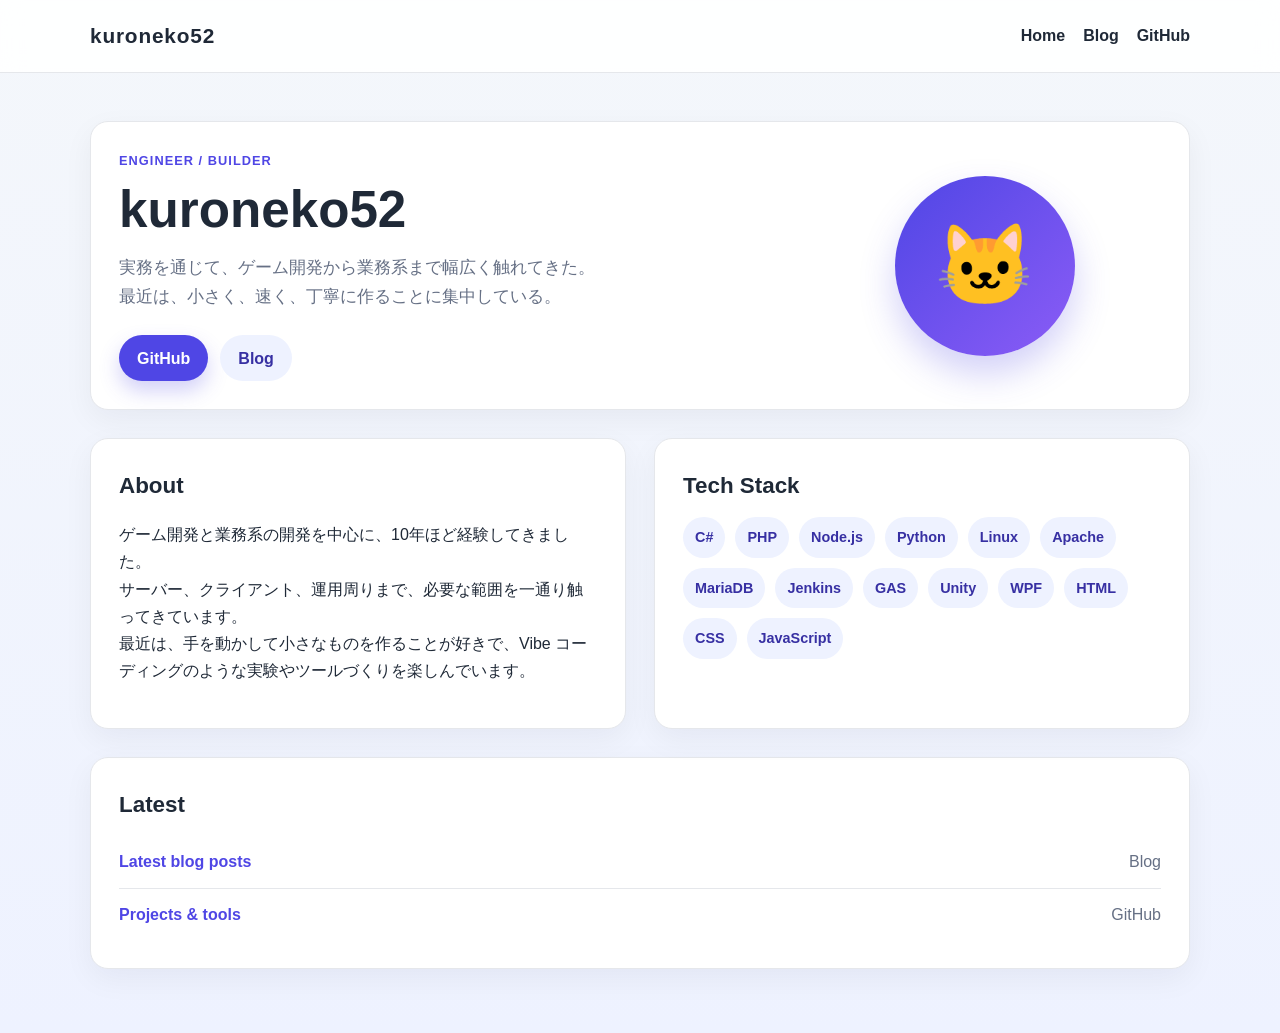
<file: index.html>
<!DOCTYPE html>
<html lang="ja">
<head>
  <meta charset="UTF-8" />
  <meta name="viewport" content="width=device-width, initial-scale=1.0" />
  <title>kuroneko52</title>
  <link rel="stylesheet" href="assets/css/styles.css" />
</head>
<body>
  <header class="site-header">
    <div class="container nav-wrap">
      <div class="brand">kuroneko52</div>
      <nav class="main-nav" aria-label="メインメニュー">
        <a href="index.html">Home</a>
        <a href="blog.html">Blog</a>
        <a href="https://github.com/kuroneko52">GitHub</a>
      </nav>
    </div>
  </header>

  <main class="container page-main">
    <section class="hero card">
      <div class="hero-text">
        <p class="eyebrow">Engineer / Builder</p>
        <h1>kuroneko52</h1>
        <p class="lead">
          実務を通じて、ゲーム開発から業務系まで幅広く触れてきた。<br />
          最近は、小さく、速く、丁寧に作ることに集中している。
        </p>
        <div class="cta-row">
          <a class="button primary" href="https://github.com/kuroneko52">GitHub</a>
          <a class="button secondary" href="blog.html">Blog</a>
        </div>
      </div>
      <div class="avatar-circle" aria-label="プロフィールアイコン">🐱</div>
    </section>

    <section class="sections-grid">
      <article class="card">
        <h2>About</h2>
        <p>
          ゲーム開発と業務系の開発を中心に、10年ほど経験してきました。<br />
          サーバー、クライアント、運用周りまで、必要な範囲を一通り触ってきています。<br />
          最近は、手を動かして小さなものを作ることが好きで、Vibe コーディングのような実験やツールづくりを楽しんでいます。
        </p>
      </article>

      <article class="card">
        <h2>Tech Stack</h2>
        <div class="tag-list">
          <span>C#</span>
          <span>PHP</span>
          <span>Node.js</span>
          <span>Python</span>
          <span>Linux</span>
          <span>Apache</span>
          <span>MariaDB</span>
          <span>Jenkins</span>
          <span>GAS</span>
          <span>Unity</span>
          <span>WPF</span>
          <span>HTML</span>
          <span>CSS</span>
          <span>JavaScript</span>
        </div>
      </article>
    </section>

    <section class="card latest-posts">
      <h2>Latest</h2>
      <ul class="post-list">
        <li>
          <a href="blog.html">Latest blog posts</a>
          <span>Blog</span>
        </li>
        <li>
          <a href="https://github.com/kuroneko52">Projects & tools</a>
          <span>GitHub</span>
        </li>
      </ul>
    </section>
  </main>
</body>
</html>
</file>
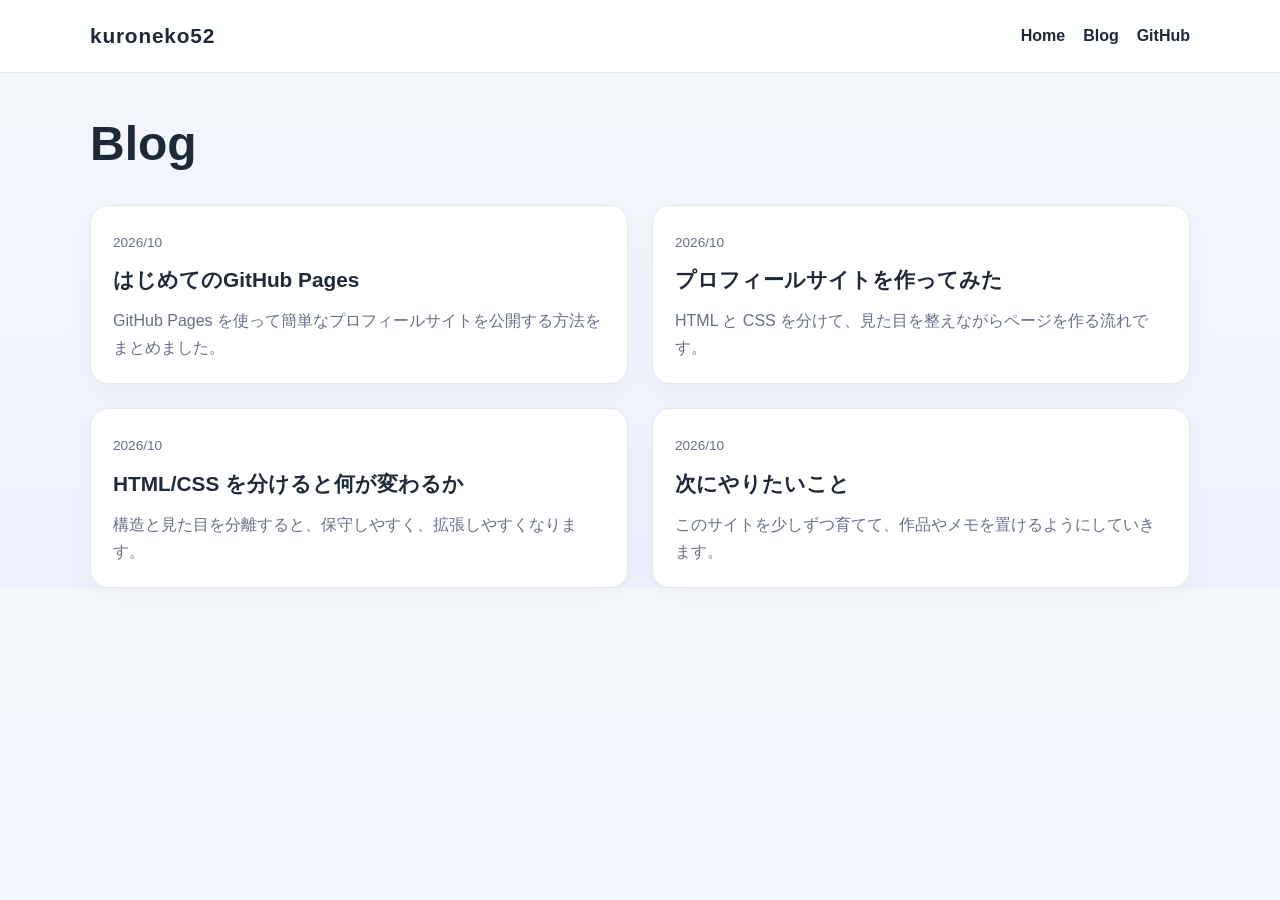
<file: blog.html>
<!DOCTYPE html>
<html lang="ja">
<head>
  <meta charset="UTF-8" />
  <meta name="viewport" content="width=device-width, initial-scale=1.0" />
  <title>Blog | kuroneko52</title>
  <link rel="stylesheet" href="assets/css/styles.css" />
</head>
<body>
  <header class="site-header">
    <div class="container nav-wrap">
      <div class="brand">kuroneko52</div>
      <nav class="main-nav" aria-label="メインメニュー">
        <a href="index.html">Home</a>
        <a href="blog.html">Blog</a>
        <a href="https://github.com/kuroneko52">GitHub</a>
      </nav>
    </div>
  </header>

  <main class="container blog-page">
    <h1 class="page-title">Blog</h1>

    <section class="blog-grid">
      <article class="blog-card">
        <span class="meta">2026/10</span>
        <h3>はじめてのGitHub Pages</h3>
        <p>GitHub Pages を使って簡単なプロフィールサイトを公開する方法をまとめました。</p>
      </article>

      <article class="blog-card">
        <span class="meta">2026/10</span>
        <h3>プロフィールサイトを作ってみた</h3>
        <p>HTML と CSS を分けて、見た目を整えながらページを作る流れです。</p>
      </article>

      <article class="blog-card">
        <span class="meta">2026/10</span>
        <h3>HTML/CSS を分けると何が変わるか</h3>
        <p>構造と見た目を分離すると、保守しやすく、拡張しやすくなります。</p>
      </article>

      <article class="blog-card">
        <span class="meta">2026/10</span>
        <h3>次にやりたいこと</h3>
        <p>このサイトを少しずつ育てて、作品やメモを置けるようにしていきます。</p>
      </article>
    </section>
  </main>
</body>
</html>
</file>
<file: assets/css/styles.css>
* {
  box-sizing: border-box;
}

:root {
  --bg: #f4f7fb;
  --card: #ffffff;
  --text: #1f2937;
  --muted: #667085;
  --primary: #4f46e5;
  --primary-dark: #3730a3;
  --border: #e5e7eb;
  --soft: #eef2ff;
}

html {
  scroll-behavior: smooth;
}

body {
  margin: 0;
  font-family: "Segoe UI", Tahoma, Geneva, Verdana, sans-serif;
  background: linear-gradient(180deg, #f4f7fb 0%, #eef2ff 100%);
  color: var(--text);
  line-height: 1.7;
}

img {
  max-width: 100%;
  display: block;
}

a {
  color: var(--primary);
  text-decoration: none;
}

.container {
  width: min(1100px, calc(100% - 32px));
  margin: 0 auto;
}

.site-header {
  position: sticky;
  top: 0;
  background: rgba(255, 255, 255, 0.9);
  border-bottom: 1px solid var(--border);
  backdrop-filter: blur(10px);
  z-index: 10;
}

.nav-wrap {
  display: flex;
  align-items: center;
  justify-content: space-between;
  min-height: 72px;
}

.brand {
  font-size: 1.3rem;
  font-weight: 700;
  letter-spacing: 0.04em;
}

.main-nav {
  display: flex;
  gap: 18px;
  flex-wrap: wrap;
}

.main-nav a {
  color: var(--text);
  font-weight: 600;
}

.page-main {
  padding: 48px 0 64px;
}

.card {
  background: var(--card);
  border: 1px solid var(--border);
  border-radius: 18px;
  box-shadow: 0 10px 30px rgba(15, 23, 42, 0.05);
  padding: 28px;
}

.hero {
  display: grid;
  grid-template-columns: 1.5fr 0.8fr;
  align-items: center;
  gap: 28px;
  margin-bottom: 28px;
}

.eyebrow {
  margin: 0 0 10px;
  color: var(--primary);
  font-size: 0.8rem;
  font-weight: 700;
  letter-spacing: 0.08em;
  text-transform: uppercase;
}

.hero h1 {
  margin: 0;
  font-size: clamp(2.2rem, 4vw, 4rem);
  line-height: 1.1;
}

.lead {
  margin: 16px 0 0;
  color: var(--muted);
  font-size: 1.05rem;
}

.cta-row {
  display: flex;
  flex-wrap: wrap;
  gap: 12px;
  margin-top: 24px;
}

.button {
  display: inline-flex;
  align-items: center;
  justify-content: center;
  min-height: 46px;
  padding: 0 18px;
  border-radius: 999px;
  font-weight: 700;
  transition: transform 0.2s ease, box-shadow 0.2s ease;
}

.button:hover {
  transform: translateY(-1px);
}

.button.primary {
  background: var(--primary);
  color: #fff;
  box-shadow: 0 10px 20px rgba(79, 70, 229, 0.25);
}

.button.secondary {
  background: var(--soft);
  color: var(--primary-dark);
}

.avatar-circle {
  width: 180px;
  height: 180px;
  margin: 0 auto;
  border-radius: 50%;
  background: linear-gradient(135deg, var(--primary) 0%, #8b5cf6 100%);
  display: flex;
  align-items: center;
  justify-content: center;
  font-size: 5rem;
  box-shadow: 0 18px 35px rgba(79, 70, 229, 0.25);
}

.sections-grid {
  display: grid;
  grid-template-columns: repeat(2, minmax(0, 1fr));
  gap: 28px;
  margin-bottom: 28px;
}

.card h2 {
  margin: 0 0 12px;
  font-size: 1.4rem;
}

.tag-list {
  display: flex;
  flex-wrap: wrap;
  gap: 10px;
}

.tag-list span {
  display: inline-block;
  background: var(--soft);
  color: var(--primary-dark);
  padding: 8px 12px;
  border-radius: 999px;
  font-size: 0.9rem;
  font-weight: 600;
}

.latest-posts {
  margin-top: 0;
}

.post-list {
  list-style: none;
  margin: 0;
  padding: 0;
}

.post-list li {
  display: flex;
  justify-content: space-between;
  gap: 16px;
  padding: 12px 0;
  border-bottom: 1px solid var(--border);
}

.post-list li:last-child {
  border-bottom: none;
}

.post-list a {
  font-weight: 600;
}

.post-list span {
  color: var(--muted);
  white-space: nowrap;
}

.blog-page {
  padding-top: 30px;
}

.page-title {
  margin: 0 0 20px;
  font-size: clamp(2rem, 5vw, 3rem);
}

.blog-grid {
  display: grid;
  grid-template-columns: repeat(2, minmax(0, 1fr));
  gap: 24px;
}

.blog-card {
  display: block;
  background: var(--card);
  border: 1px solid var(--border);
  border-radius: 18px;
  padding: 22px;
  box-shadow: 0 10px 30px rgba(15, 23, 42, 0.04);
}

.blog-card .meta {
  display: inline-block;
  color: var(--muted);
  font-size: 0.85rem;
  margin-bottom: 8px;
}

.blog-card h3 {
  margin: 0 0 10px;
  font-size: 1.3rem;
  color: var(--text);
}

.blog-card p {
  margin: 0;
  color: var(--muted);
}

@media (max-width: 760px) {
  .hero,
  .sections-grid,
  .blog-grid {
    grid-template-columns: 1fr;
  }

  .nav-wrap {
    flex-direction: column;
    justify-content: center;
    padding: 16px 0;
    gap: 10px;
  }

  .hero {
    text-align: center;
  }

  .cta-row {
    justify-content: center;
  }

  .post-list li {
    flex-direction: column;
    align-items: flex-start;
  }
}
</file>
